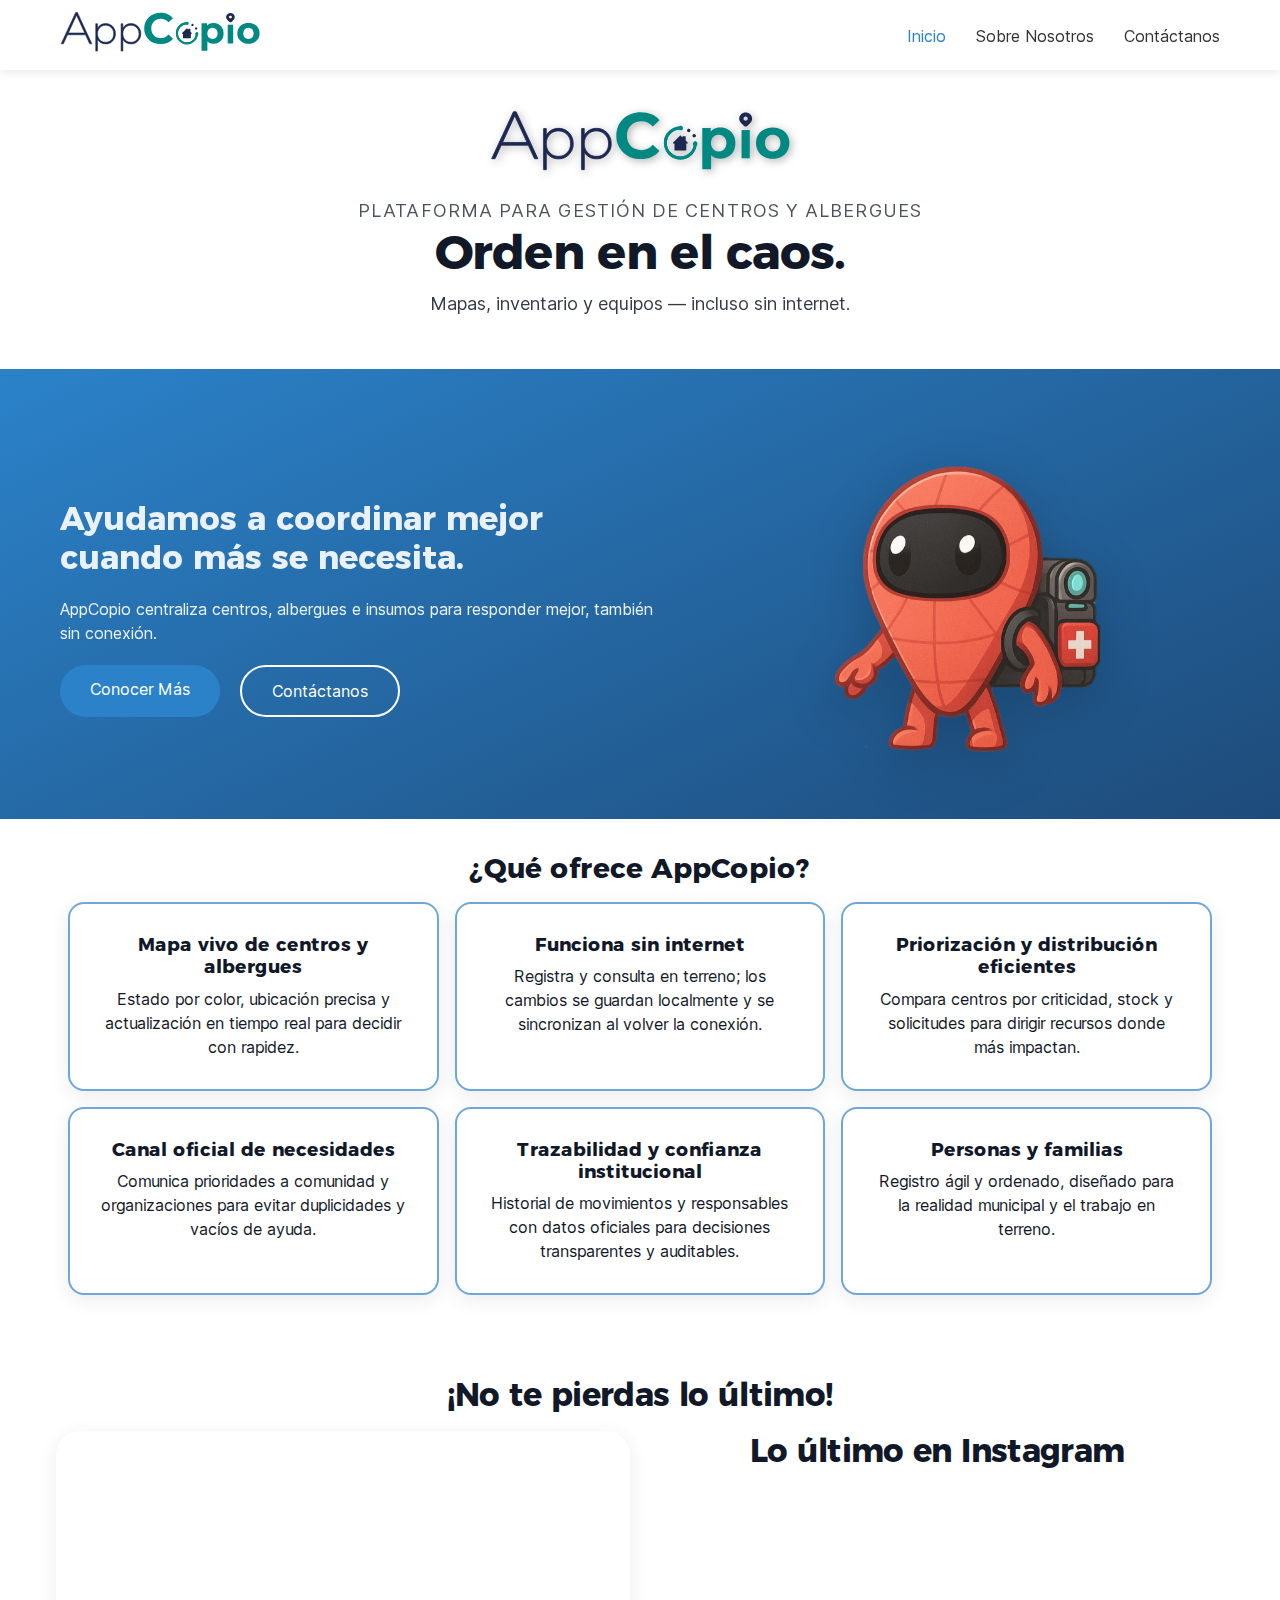
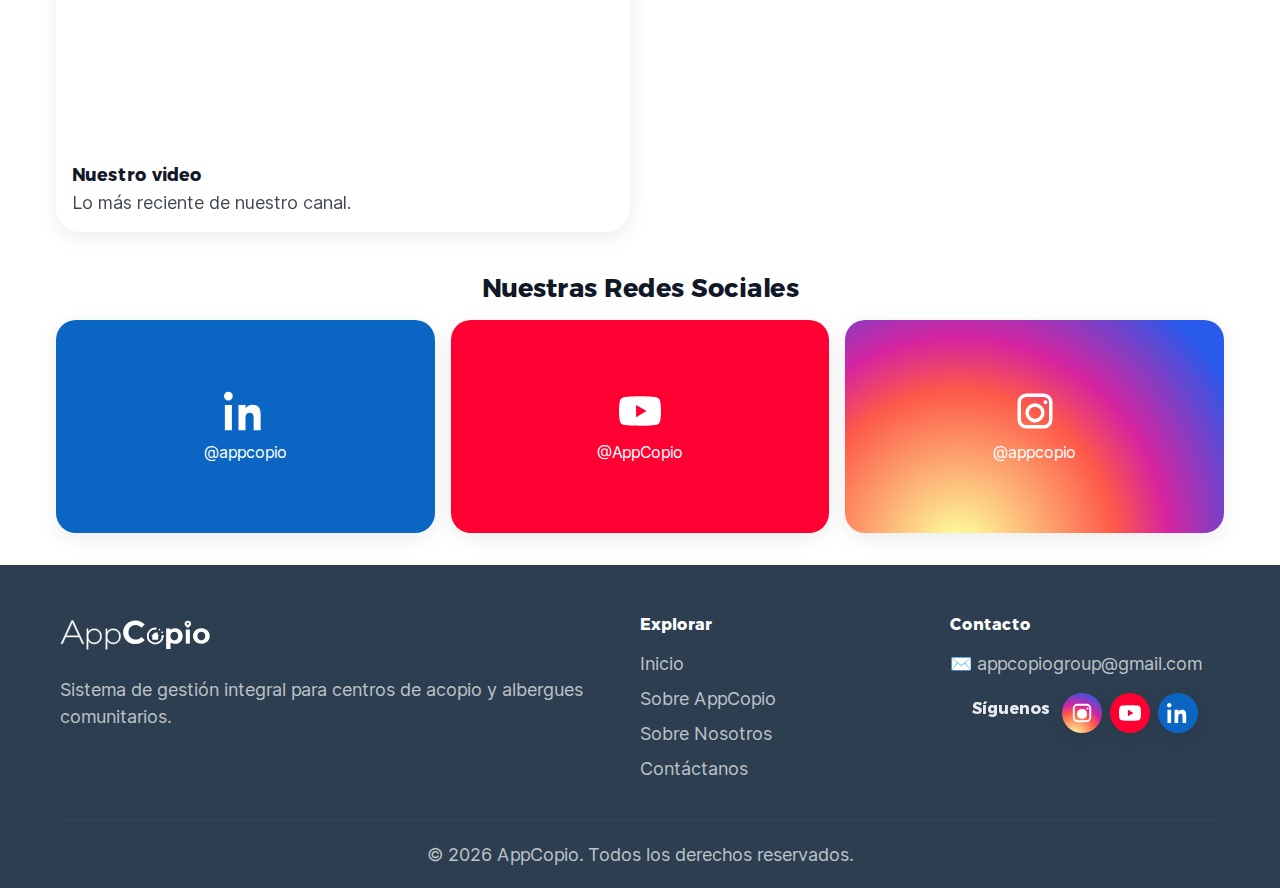
<file: index.html>
<!DOCTYPE html>
<html lang="es">
  <head>
    <meta charset="UTF-8" />
    <meta name="viewport" content="width=device-width, initial-scale=1.0"/>
    <title>AppCopio - Sistema de Gestión de Centros de Acopio</title>
    <meta name="description" content="AppCopio ayuda a coordinar centros de acopio y albergues en emergencias, incluso sin internet. Ideal para municipios, ONGs, universidades y voluntarios.">

    <!-- OG básico -->
    <meta property="og:title" content="AppCopio — Coordina centros de acopio y albergues">
    <meta property="og:description" content="Funciona sin internet. Organiza donaciones, familias e inventario en minutos.">
    <meta property="og:image" content="assets/images/og-appcopio.png">

    <!-- Fuentes -->
    <link rel="preload" href="./fonts/InterV.woff2" as="font" type="font/woff2" crossorigin>
    <link rel="preload" href="./fonts/Montserrat-Regular.woff2" as="font" type="font/woff2" crossorigin>
    <link rel="preload" href="./fonts/Montserrat-Bold.woff2" as="font" type="font/woff2" crossorigin>

    <!-- CSS existente -->
    <link rel="stylesheet" href="./css/fonts.css">
    <link rel="stylesheet" href="./css/tokens.css">
    <link rel="stylesheet" href="./css/base.css">
    <link rel="stylesheet" href="./css/typography.css">

    <link rel="stylesheet" href="./css/components/buttons.css">
    <link rel="stylesheet" href="./css/components/hamburger.css">
    <link rel="stylesheet" href="./css/components/cards.css">
    <link rel="stylesheet" href="./css/components/forms.css">
    <link rel="stylesheet" href="./css/components/nav.css"><!-- (solo si usas .nav-menu) -->
    <link rel="stylesheet" href="./css/components/rotador.css">
    <link rel="stylesheet" href="./css/sections/hero.css">
    <link rel="stylesheet" href="./css/sections/index.css">
    <link rel="stylesheet" href="./css/sections/about-appcopio.css">
    <link rel="stylesheet" href="./css/sections/contact.css">
    <link rel="stylesheet" href="./css/sections/footer.css">
    <link rel="stylesheet" href="./css/sections/team.css">

    <link rel="stylesheet" href="./css/animations.css">
  </head>
<body>
  <a class="skip-link" href="#contenido">Saltar al contenido</a>

  <!-- Navbar -->
  <div data-include="partials/navbar.html" id="navbar-slot"></div>

  <main id="contenido">


    <!-- Sección Inicio --> 
      
      <section class="hero-appcopio container">
        <div class="hero-logo">
          <img src="assets/images/appcopio.svg" alt="AppCopio" class="hero-logo-img">
        </div>
        <p class="eyebrow">Plataforma para gestión de centros y albergues</p>
        <h1 id="hero-title" class="hero-title">Orden en el caos.</h1>
        <p class="hero-subtitle">Mapas, inventario y equipos — incluso sin internet.</p>
      </section>

      
      <section id="inicio" class="hero">
        <div class="hero-container">
          <div class="hero-content">
                <h2 class="ds-subtitle">Ayudamos a coordinar mejor cuando más se necesita. </h2>
                <p class="ds-bodyBase">
                  AppCopio centraliza centros, albergues e insumos para responder mejor, también sin conexión.
                </p>
                <div class="hero-buttons">
                  <a href="sobre-nosotros.html" class="btn btn-primary">Conocer Más</a>
                  <a href="contactanos.html" class="btn btn-secondary">Contáctanos</a>
                </div>
            </div>
            <div class="hero-image">
                <img src="assets/images/Mapin1.png" alt="Mapin" class="hero-img">
            </div>
          </div>
        </div>
      </section>




<!--
<section class="impact-strip">
  <div class="impact-item">
    <span class="impact-number">9/10</span>
    <span class="impact-text">catástrofes ocurren en Chile</span>
  </div>
  <p class="impact-footnote">- Raul Sohr</p>
</section>

<section class="impact-strip">
  <div class="impact-item">
    <span class="impact-number">País sísmico</span>
    <span class="impact-text">Chile es uno de los más expuestos a emergencias. Prepararse es clave.</span>
  </div>
</section>

<figure class="pull-quote">
  <blockquote>“Los desastres no son naturales; son socio-naturales. El impacto es humano.”</blockquote>
  <figcaption>Enfoque de AppCopio: **personas al centro**.</figcaption>
</figure>
-->

    <!-- BENEFICIOS -->
    <div class="hero-appcopio container">
      <h2 class="ds-heading">¿Qué ofrece AppCopio?</h2>
      <div data-include="partials/beneficios.html" id="beneficios"></div>
    </div>



  <section id="comunidad" class="social-hub container">
  <h2 class="social-hub__title">¡No te pierdas lo último!</h2>

  <!-- fila video + instagram -->
  <div class="social-hub__media-grid">
    <!-- YouTube -->
    <article class="media-card">
      <div class="ratio-16x9">
        <!-- Reemplaza VIDEO_ID -->
        <iframe 
        width="560" 
        height="315" 
        src="https://www.youtube.com/embed/Lun_OMdNi4Q?si=De4WGL9Hmf3kWmKM" 
        title="YouTube video"
        loading="lazy" 
        frameborder="0" 
        allow="accelerometer; autoplay; clipboard-write; encrypted-media; gyroscope; picture-in-picture; web-share" 
        referrerpolicy="strict-origin-when-cross-origin" 
        allowfullscreen>
      </iframe>

      </div>
      <h3 class="media-card__title">Nuestro video</h3>
      <p class="media-card__text">Lo más reciente de nuestro canal.</p>
    </article>

    <!-- Instagram feed -->
    <div data-include="partials/instaFeed.html" id="footer-slot"></div>
  </div>

  <!-- redes sociales -->
  <h2 class="social-hub__subtitle">Nuestras Redes Sociales</h2>
  <div class="social-hub__links-grid">
    <a class="social-card social-card--linkedin" href="https://www.linkedin.com/company/appcopio" target="_blank" rel="noopener" aria-label="LinkedIn">
      <!-- ícono LinkedIn -->
      <svg viewBox="0 0 24 24" aria-hidden="true"><path d="M4.98 3.5C4.98 4.88 3.86 6 2.5 6S0 4.88 0 3.5 1.12 1 2.5 1s2.48 1.12 2.48 2.5zM.5 8.5h4V23h-4V8.5zM8.5 8.5h3.84v1.98h.06c.53-1 1.83-2.06 3.77-2.06 4.03 0 4.77 2.65 4.77 6.1V23h-4v-6.5c0-1.55-.03-3.55-2.17-3.55-2.17 0-2.5 1.69-2.5 3.44V23h-4V8.5z"/></svg>
      <span class="handle">@appcopio</span>
    </a>

    <a class="social-card social-card--youtube" href="https://www.youtube.com/channel/UCCCmil2ZTI6ZVezJZc8O6ag" target="_blank" rel="noopener" aria-label="YouTube">
      <!-- ícono YouTube -->
      <svg viewBox="0 0 24 24" aria-hidden="true"><path d="M23.5 6.2a3 3 0 0 0-2.1-2.1C19.5 3.5 12 3.5 12 3.5s-7.5 0-9.4.6A3 3 0 0 0 .5 6.2 31.6 31.6 0 0 0 0 12a31.6 31.6 0 0 0 .5 5.8 3 3 0 0 0 2.1 2.1c1.9.6 9.4.6 9.4.6s7.5 0 9.4-.6a3 3 0 0 0 2.1-2.1A31.6 31.6 0 0 0 24 12a31.6 31.6 0 0 0-.5-5.8zM9.75 15.5v-7l6 3.5-6 3.5z"/></svg>
      <span class="handle">@AppCopio</span>
    </a>

    <a class="social-card social-card--instagram" href="https://www.instagram.com/appcopio/" target="_blank" rel="noopener" aria-label="Instagram">
      <!-- ícono Instagram -->
      <svg viewBox="0 0 24 24" aria-hidden="true"><path d="M7 2h10a5 5 0 0 1 5 5v10a5 5 0 0 1-5 5H7a5 5 0 0 1-5-5V7a5 5 0 0 1 5-5zm0 2a3 3 0 0 0-3 3v10a3 3 0 0 0 3 3h10a3 3 0 0 0 3-3V7a3 3 0 0 0-3-3H7zm5 3.5A5.5 5.5 0 1 1 6.5 13 5.5 5.5 0 0 1 12 7.5zm0 2A3.5 3.5 0 1 0 15.5 13 3.5 3.5 0 0 0 12 9.5zM18 5.9a1.1 1.1 0 1 1-1.1 1.1A1.1 1.1 0 0 1 18 5.9z"/></svg>
      <span class="handle">@appcopio</span>
    </a>
  </div>
</section>


    

  <!-- Footer -->
  <div data-include="partials/footer.html" id="footer-slot"></div>

  <script src="assets/js/include.js" defer></script>
  <script src="assets/js/script.js"></script>
</body>
</html>
</file>
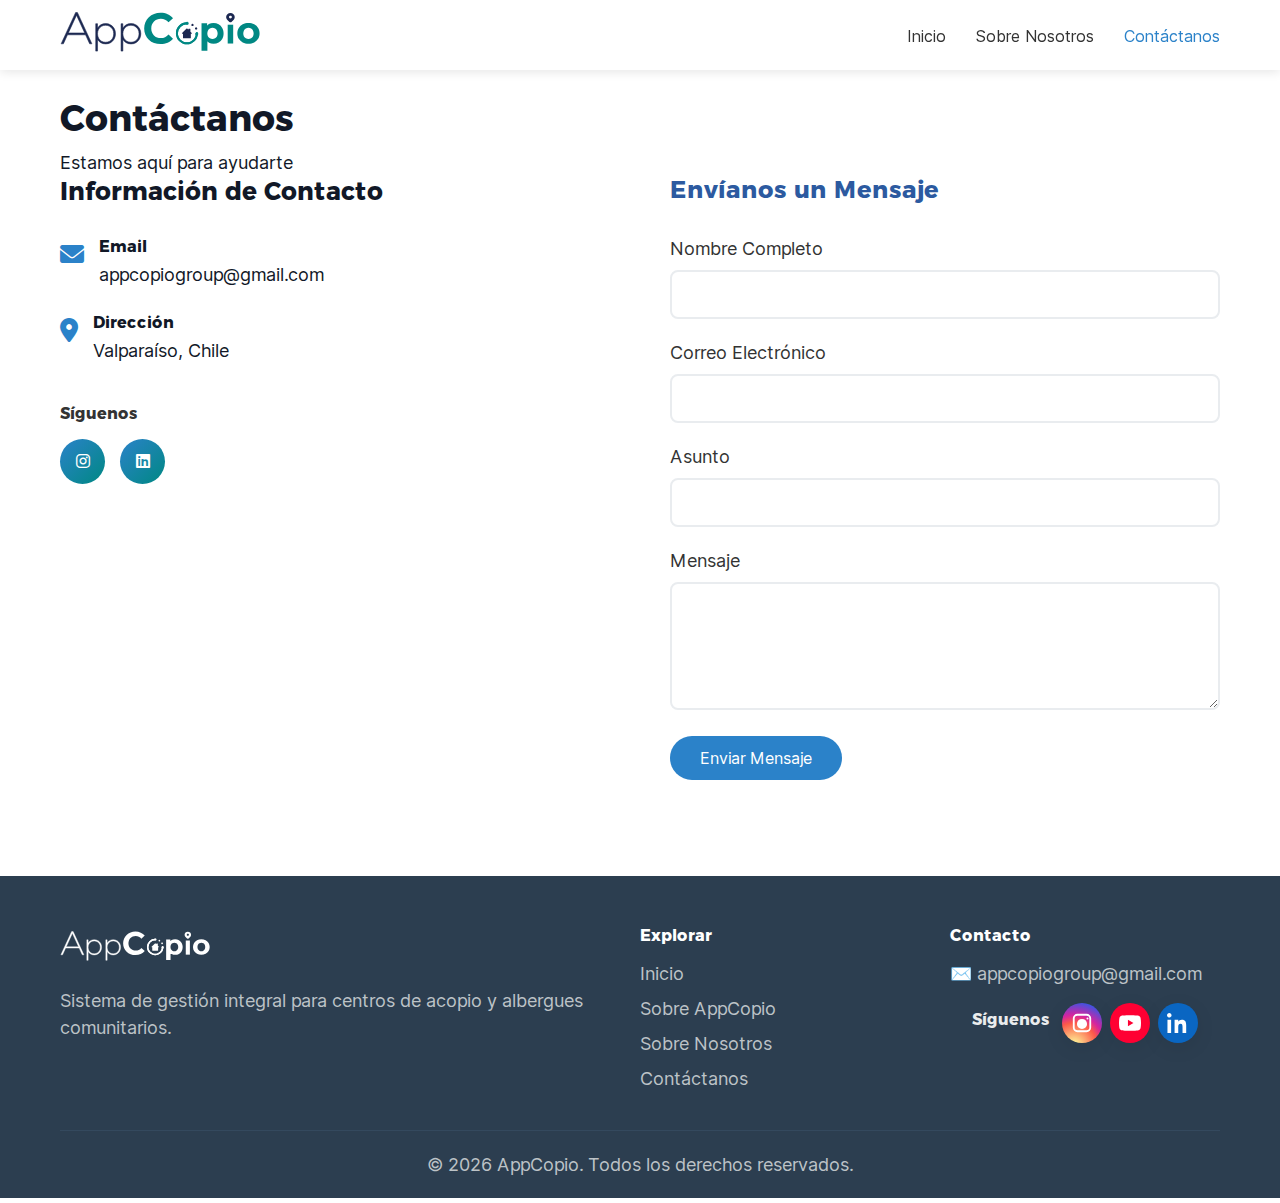
<file: contactanos.html>
<!DOCTYPE html>
<html lang="es">
<head>
    <meta charset="UTF-8">
    <meta name="viewport" content="width=device-width, initial-scale=1.0">
    <title>Contáctanos - AppCopio</title>
    <meta name="description" content="Solicita un demo o escríbenos tus dudas sobre AppCopio.">

    <!-- Fuentes: preload relativo -->
  <link rel="preload" href="./fonts/InterV.woff2" as="font" type="font/woff2" crossorigin>
  <link rel="preload" href="./fonts/Montserrat-Regular.woff2" as="font" type="font/woff2" crossorigin>
  <link rel="preload" href="./fonts/Montserrat-Bold.woff2" as="font" type="font/woff2" crossorigin>

  <!-- CSS base + tipografía -->
  <link rel="stylesheet" href="./css/fonts.css">
  <link rel="stylesheet" href="./css/tokens.css">
  <link rel="stylesheet" href="./css/base.css">
  <link rel="stylesheet" href="./css/typography.css">

  <!-- Componentes que sí usa esta página -->
  <link rel="stylesheet" href="./css/components/buttons.css">
  <link rel="stylesheet" href="./css/components/forms.css">
  <link rel="stylesheet" href="./css/components/nav.css">
  <link rel="stylesheet" href="./css/components/hamburger.css">

  <!-- Secciones incluidas en esta página -->
  <link rel="stylesheet" href="./css/sections/contact.css">
  <link rel="stylesheet" href="./css/sections/footer.css">

  <!-- Iconos -->
  <link rel="icon" href="assets/images/favicon.ico">
  <link href="https://cdnjs.cloudflare.com/ajax/libs/font-awesome/6.0.0/css/all.min.css" rel="stylesheet">
</head>
</head>
<body>
    <a class="skip-link" href="#contenido">Saltar al contenido</a>
  
    <!-- Navbar -->
    <div data-include="/partials/navbar.html" id="navbar-slot"></div>

<main id="contenido" class="section">

     <!-- Sección Contáctanos -->
    <section id="contactanos" class="contact">
        <div class="container">
            <div class="section-header">
                <h2 class="section-title">Contáctanos</h2>
                <p class="section-subtitle">Estamos aquí para ayudarte</p>
            </div>
            
            <div class="contact-content">
                <div class="contact-info">
                    <h3>Información de Contacto</h3>
                    <div class="contact-item">
                        <i class="fas fa-envelope"></i>
                        <div>
                            <h4>Email</h4>
                            <p>appcopiogroup@gmail.com</p>
                        </div>
                    </div>
                    
                    <div class="contact-item">
                        <i class="fas fa-map-marker-alt"></i>
                        <div>
                            <h4>Dirección</h4>
                            <p>Valparaíso, Chile</p>
                        </div>
                    </div>
                    
                    <div class="social-links">
                        <h4>Síguenos</h4>
                        <div class="social-icons">
                            <a href="#" class="social-icon"><i class="fab fa-instagram"></i></a>
                            <a href="#" class="social-icon"><i class="fab fa-linkedin"></i></a>
                        </div>
                    </div>
                </div>
                
                <div class="contact-form">
                    <h3>Envíanos un Mensaje</h3>
                    <form id="contactForm">
                        <div class="form-group">
                            <label for="name">Nombre Completo</label>
                            <input type="text" id="name" name="name" required>
                        </div>
                        
                        <div class="form-group">
                            <label for="email">Correo Electrónico</label>
                            <input type="email" id="email" name="email" required>
                        </div>
                        
                        <div class="form-group">
                            <label for="subject">Asunto</label>
                            <input type="text" id="subject" name="subject" required>
                        </div>
                        
                        <div class="form-group">
                            <label for="message">Mensaje</label>
                            <textarea id="message" name="message" rows="5" required></textarea>
                        </div>
                        
                        <button type="submit" class="btn btn-primary">Enviar Mensaje</button>
                    </form>
                </div>
            </div>
        </div>
    </section>
</main>

   

    <!-- Footer -->
    <div data-include="/partials/footer.html" id="footer-slot"></div>

    <script src="assets/js/include.js" defer></script>
    <script src="assets/js/script.js"></script>
</body>
</html>
</file>
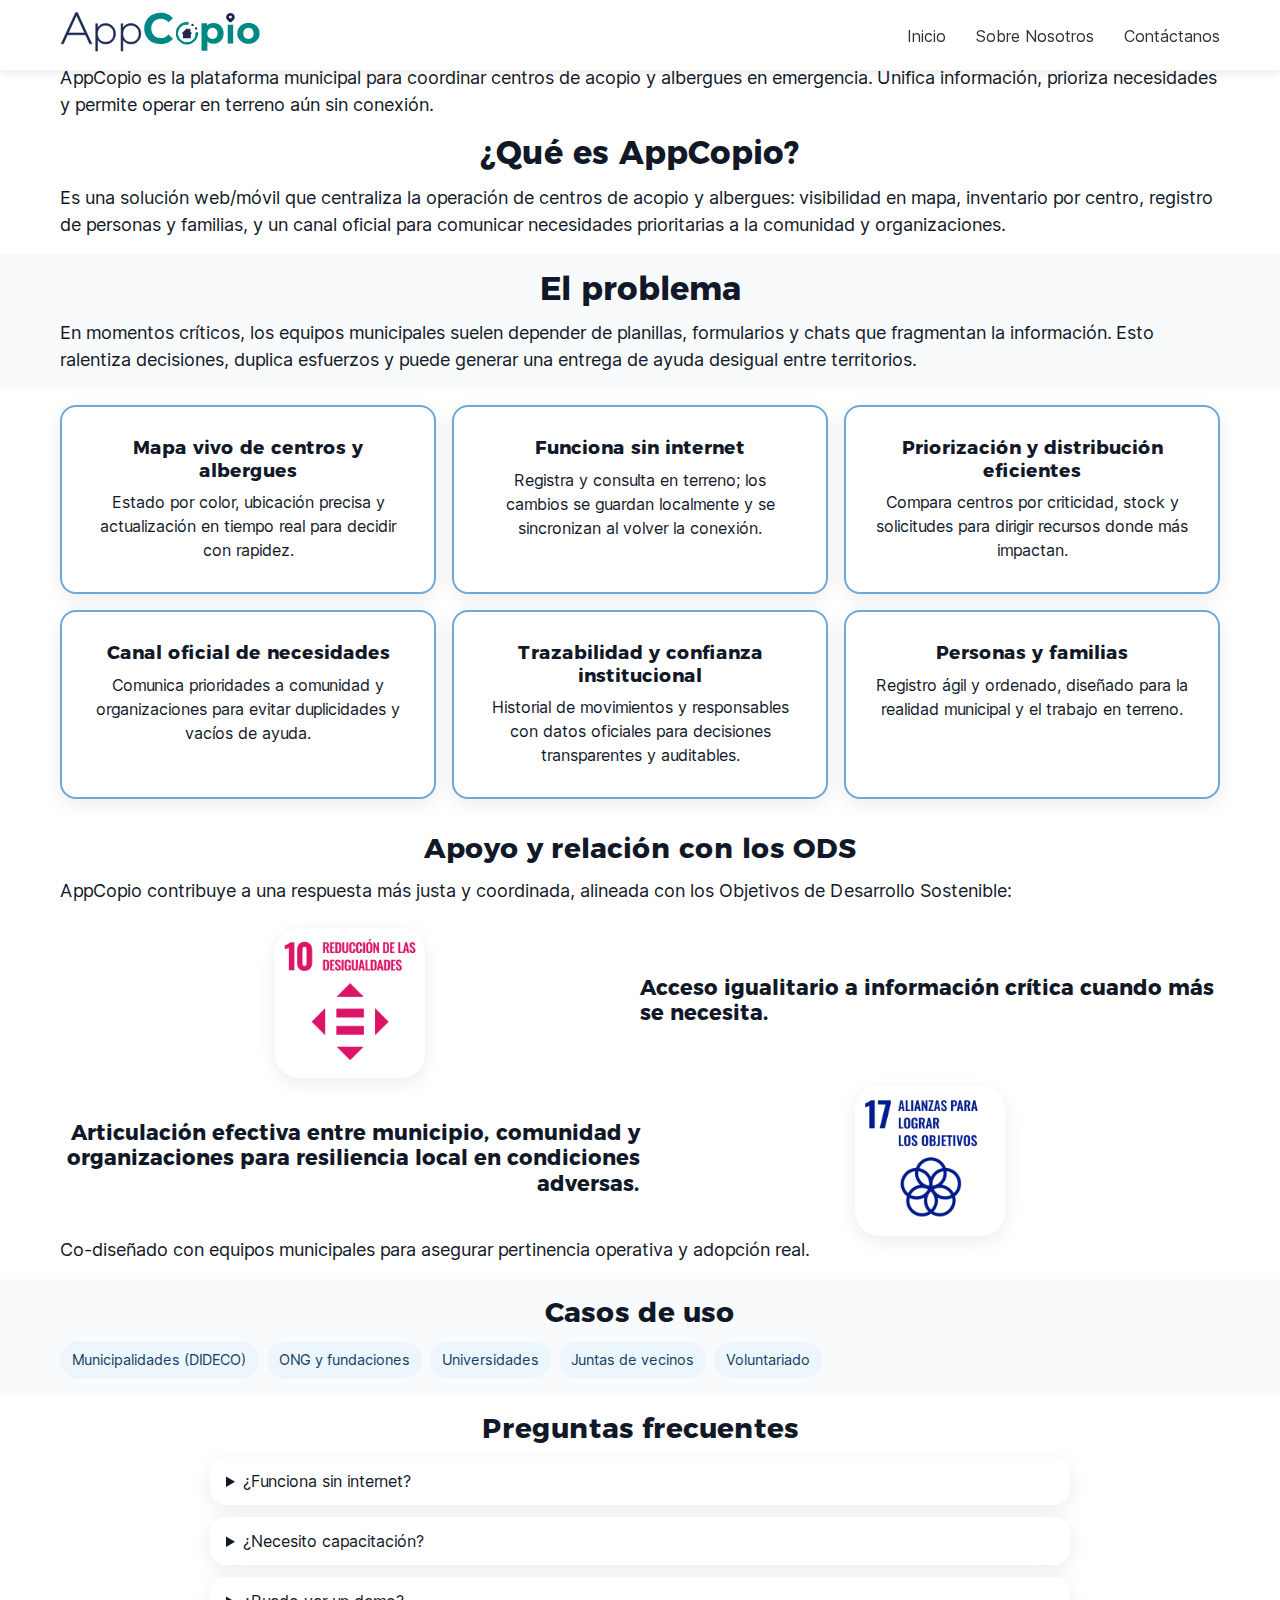
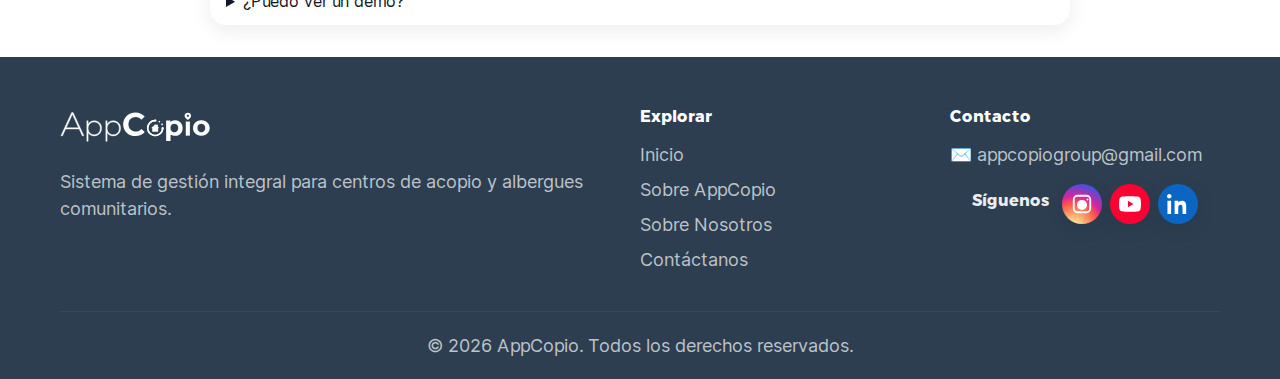
<file: sobre-appcopio.html>
<!DOCTYPE html>
<html lang="es">
<head>
  <meta charset="UTF-8" />
  <meta name="viewport" content="width=device-width, initial-scale=1.0"/>
  <title>Sobre AppCopio — Qué es y cómo ayuda</title>
  <meta name="description" content="Descubre qué es AppCopio, el problema que resuelve y cómo ayuda a coordinar centros de acopio y albergues con operación offline, trazabilidad y priorización.">

  <link rel="preload" href="./fonts/InterV.woff2" as="font" type="font/woff2" crossorigin>
  <link rel="preload" href="./fonts/Montserrat-Regular.woff2" as="font" type="font/woff2" crossorigin>
  <link rel="preload" href="./fonts/Montserrat-Bold.woff2" as="font" type="font/woff2" crossorigin>

  <link rel="stylesheet" href="./css/fonts.css">
  <link rel="stylesheet" href="./css/tokens.css">
  <link rel="stylesheet" href="./css/base.css">
  <link rel="stylesheet" href="./css/typography.css">
  <link rel="stylesheet" href="./css/sections/about-appcopio.css">
  <link rel="stylesheet" href="./css/sections/footer.css">
  <link rel="stylesheet" href="./css/components/nav.css">
  <link rel="stylesheet" href="./css/components/hamburger.css">
  <link rel="stylesheet" href="./css/components/cards.css">
</head>
<body>

  <a class="skip-link" href="#contenido">Saltar al contenido</a>
  <div data-include="partials/navbar.html"></div>

  <main id="contenido" class="section">
    <header class="container">
      <h1 class="ds-titlePage">Sobre AppCopio</h1>
      <p class="lead">
        AppCopio es la plataforma municipal para coordinar centros de acopio y albergues en emergencia.
        Unifica información, prioriza necesidades y permite operar en terreno aún sin conexión.
      </p>
    </header>

    <section class="section">
      <div class="container">
        <h2 class="ds-subtitle">¿Qué es AppCopio?</h2>
        <p>
          Es una solución web/móvil que centraliza la operación de centros de acopio y albergues:
          visibilidad en mapa, inventario por centro, registro de personas y familias, y un canal oficial
          para comunicar necesidades prioritarias a la comunidad y organizaciones.
        </p>
      </div>
    </section>

    <section class="section alt">
      <div class="container">
        <h2 class="ds-subtitle">El problema</h2>
        <p class="lead">
          En momentos críticos, los equipos municipales suelen depender de planillas, formularios y chats
          que fragmentan la información. Esto ralentiza decisiones, duplica esfuerzos y puede generar una
          entrega de ayuda desigual entre territorios.
        </p>
      </div>
    </section>

    <div data-include="partials/beneficios.html" id="beneficios"></div>

    <section class="section">
      <div class="container">
        <h2 class="ds-heading">Apoyo y relación con los ODS</h2>
        <p>
          AppCopio contribuye a una respuesta más justa y coordinada, alineada con los Objetivos de Desarrollo Sostenible:
        </p>
        <div class="features">
              <!-- Fila 1 -->
              <div class="feature-row">
                <div class="feature-media">
                  <img class="feature-img" src="assets/images/ODS10.png" alt="Centro de acopio operando con voluntariado organizado" loading="lazy">
                </div>
                <div class="feature-content">
                  <h3 class="feature-title"> Acceso igualitario a información crítica cuando más se necesita.</h3>
                </div>
              </div>

              <!-- Fila 2 (intercalada: texto | imagen) -->
              <div class="feature-row">
                <div class="feature-media">
                  <img class="feature-img" src="assets/images/ODS17.jpg" alt="Mapa municipal con centros geolocalizados y estados por color" loading="lazy">
                </div>
                <div class="feature-content">
                  <h3 class="feature-title"> Articulación efectiva entre municipio, comunidad y organizaciones para resiliencia local en condiciones adversas.</h3>
                </div>
              </div>
        </div>
        <p class="note">
          Co-diseñado con equipos municipales para asegurar pertinencia operativa y adopción real.
        </p>
      </div>
    </section>

    <section class="section alt">
      <div class="container">
        <h2 class="ds-heading">Casos de uso</h2>
        <ul class="chips">
          <li class="chip">Municipalidades (DIDECO)</li>
          <li class="chip">ONG y fundaciones</li>
          <li class="chip">Universidades</li>
          <li class="chip">Juntas de vecinos</li>
          <li class="chip">Voluntariado</li>
        </ul>
      </div>
    </section>

    <section class="section">
      <div class="container narrow">
        <h2 class="ds-heading">Preguntas frecuentes</h2>
        <details>
          <summary>¿Funciona sin internet?</summary>
          <p>Sí. Puedes operar en terreno y los cambios se sincronizan cuando vuelve la conexión.</p>
        </details>
        <details>
          <summary>¿Necesito capacitación?</summary>
          <p>No. El flujo es simple y puedes comenzar en minutos con una breve inducción.</p>
        </details>
        <details>
          <summary>¿Puedo ver un demo?</summary>
          <p>Sí, escríbenos y coordinamos una demostración guiada.</p>
        </details>
      </div>
    </section>
  </main>

  <div data-include="partials/footer.html"></div>

  <script src="assets/js/include.js" defer></script>
  <script src="assets/js/script.js" defer></script>
</body>
</html>
</file>
<file: css/fonts.css>
/* ===== Inter (Variable + fallbacks) ===== */

/* Variable normal (100–900). Usará nombre "Inter Variable" */
@font-face{
  font-family: "Inter Variable";
  src: url("../fonts/InterV.woff2") format("woff2-variations");
  font-weight: 100 900;
  font-style: normal;
  font-display: swap;
}

/* Fallbacks para navegadores sin variable fonts */
@supports not (font-variation-settings: normal) {
  @font-face{
    font-family: "Inter Variable";
    src: url("../fonts/Inter-Medium.woff2") format("woff2");
    font-weight: 400;
    font-style: normal;
    font-display: swap;
  }
  @font-face{
    font-family: "Inter Variable";
    src: url("../fonts/Inter-Bold.woff2") format("woff2");
    font-weight: 700;
    font-style: normal;
    font-display: swap;
  }
}

/* Italic (no variable; si no la usas, puedes omitir) */
@font-face{
  font-family: "Inter Variable";
  src: url("../fonts/Inter-Italic.woff2") format("woff2");
  font-weight: 400;            /* ajusta si tu archivo es otro peso */
  font-style: italic;
  font-display: swap;
}

/* ===== Montserrat Alternates (Regular/Bold) ===== */
/* No tienes italic en la carpeta; el navegador puede sintetizarla si se pide. */
@font-face{
  font-family: "Montserrat";
  src: url("../fonts/Montserrat-Regular.woff2") format("woff2");
  font-weight: 400;
  font-style: normal;
  font-display: swap;
}
@font-face{
  font-family: "Montserrat";
  src: url("../fonts/Montserrat-Bold.woff2") format("woff2");
  font-weight: 700;
  font-style: normal;
  font-display: swap;
}

/* ===== Stacks globales como variables CSS ===== */
:root{
  --font-body:  "Inter Variable", Inter, system-ui, -apple-system, "Segoe UI", Roboto, Arial, sans-serif;
  --font-title: "Montserrat", system-ui, -apple-system, "Segoe UI", Roboto, Arial, sans-serif;

  /* pesos útiles */
  --w-regular: 400;
  --w-medium:  500;
  --w-semibold:600;
  --w-bold:    700;
}
</file>
<file: css/tokens.css>
:root{
  /* Colores base */
  --color-primary: #2b82c9;
  --color-primary-contrast: #ffffff;
  --color-primary-soft: #6ea8d8;
  --color-green: #008883;
  --color-green-soft: #65bbb8;
  --color-bg: #ffffff;
  --color-text: #111827;
  --color-muted: #6b7280;

  /* Espaciado */
  --space-1: .25rem; --space-2: .5rem; --space-3: .75rem; --space-4: 1rem;
  --space-5: 1.5rem; --space-6: 2rem; --space-7: 3rem; --space-8: 4rem;

  /* Bordes y sombra */
  --radius-sm: .5rem; --radius-md: 1rem; --radius-lg: 1.5rem;
  --shadow-1: 0 5px 20px rgba(0,0,0,.08);
}

@media (prefers-color-scheme: dark){
  :root{
    --color-bg:#0b1220;
    --color-text:#e5e7eb;
    --color-muted:#9ca3af;
  }
}
</file>
<file: css/typography.css>
/* Fuente por defecto y colores base */
body{
  font-family:var(--font-body);
  font-weight:var(--w-regular);
  line-height:1.5;
  color:#111827; /* gris-900 */
}

/* Títulos con Montserrat */
h1,h2,h3,h4,h5,h6{
  font-family:var(--font-title);
  font-weight:var(--w-bold);
  line-height:1.2;
  margin:0 0 .5rem;
}

/* Tamaños fluidos mínimos para títulos */
h1 { font-size: clamp(2rem, 3vw + 1rem, 3rem);   line-height: 1.2; }
h2 { font-size: clamp(1.5rem, 2.2vw + .5rem, 2.25rem); line-height: 1.25; }

/* Tamaño base fluido para párrafos y listas */
p, li { font-size: clamp(1rem, .35vw + .95rem, 1.125rem); }


/* Utilidades de tipografía */
.ds-titleHero  { font-family:var(--font-title); font-weight:700; font-size:clamp(2.25rem, 2vw + 1.5rem, 3rem); line-height:1.2; margin:0; }
.ds-titlePage  { font-family:var(--font-title); font-weight:700; font-size:2.5rem; line-height:1.2; margin:0; }
.ds-subtitle   { font-family:var(--font-title); font-weight:600; font-size:2rem;   line-height:1.2; margin:0; }
.ds-heading    { font-family:var(--font-title); font-weight:600; font-size:1.75rem; line-height:1.25; margin:0; }
.ds-subheading { font-family:var(--font-title); font-weight:600; font-size:1.55rem;line-height:1.25; margin:0; }

.ds-bodyBase   { font-family:var(--font-body);  font-weight:400; font-size:1rem; line-height:1.5; margin:0; margin-bottom:20px; }
.ds-bodyStrong { font-family:var(--font-body);  font-weight:600; font-size:1rem; line-height:1.35; margin:0; margin-bottom:20px; }
.ds-bodyLink   { font-family:var(--font-body);  font-weight:600; font-size:1rem; text-decoration:underline; text-underline-offset:.2em; }

code.ds-bodyCode{
  font-family:ui-monospace, SFMono-Regular, Menlo, Consolas, "Liberation Mono","Courier New", monospace;
  font-size:.9375rem; background:rgba(0,0,0,.05); padding:2px 6px; border-radius:4px;
}
</file>
<file: css/components/buttons.css>
.btn{
  padding:12px 30px;
  border:none;
  border-radius:50px;
  font-family:var(--font-body);
  font-size:1rem;
  font-weight:600;
  text-decoration:none;
  cursor:pointer;
  transition:all .3s ease;
  display:inline-block;
}

.btn-primary{
  background: var(--color-primary);
  color: var(--color-primary-contrast);
}
.btn-primary:hover{
  background: var(--color-primary-contrast);
  color: var(--color-primary);
  transform:translateY(-2px);
  transform: translateY(-2px);
  box-shadow: var(--shadow-1);
}

.btn-secondary{
  background: transparent;
  color: var(--color-primary-contrast);
  border: 2px solid var(--color-primary-contrast);
}
.btn-secondary:hover{
  background: var(--color-primary);
  color: var(--color-primary-contrast);
  transform: translateY(-2px);
}

/* Responsive botones */
@media (max-width:768px){
  .btn{ padding:10px 25px; font-size:.9rem; }
}
</file>
<file: css/components/hamburger.css>
.hamburger{ display:none; flex-direction:column; cursor:pointer; }
.bar{ width:25px; height:3px; background:#333; margin:3px 0; transition:.3s; }

@media (max-width:768px){
  .hamburger{ display:flex; }
}
</file>
<file: css/components/cards.css>
.card{
  background:#fff; padding:30px;
  text-align:center; transition:transform .3s ease;
  border-radius: var(--radius-md);
  box-shadow: var(--shadow-1);
  border: solid 2px var(--color-primary-soft)
}
.card:hover{ transform:translateY(-5px); border: solid 2px var(--color-green-soft);}

.card-icon{
  width:70px; height:70px; background:linear-gradient(135deg, var(--color-green), var(--color-primary));
  border-radius:50%; display:flex; align-items:center; justify-content:center;
  margin:0 auto 20px;
}
.card-icon i{ font-size:2rem; color:#fff; }

.card h4{
  font-family: var(--font-title);
  font-weight: var(--w-semibold);
  font-size: 1.55rem;
  line-height: 1.25;
  margin-bottom: 15px;
}

.card p{
  font-family: var(--font-body);
  font-weight: 400;
  font-size: 1rem;
  line-height: 1.5;
}

.cards-grid {
  display: grid;
  gap: var(--space-4);
  grid-template-columns: repeat(3, 1fr);
}



@media (max-width: 900px){ .cards-grid { grid-template-columns: 1fr 1fr; } }
@media (max-width: 600px){ .cards-grid { grid-template-columns: 1fr; } }


/* Responsive de card padding */
@media (max-width:480px){
  .card{ padding:20px; }
}
</file>
<file: css/components/forms.css>
.form-group{ margin-bottom:20px; }
.form-group label{
  display:block; margin-bottom:8px; color:#333; font-weight:500;
  font-size: clamp(1rem, .35vw + .95rem, 1.125rem);
}
.form-group input,
.form-group textarea{
  width:100%; padding:12px 15px; border:2px solid #e9ecef; border-radius:8px;
  font-size:1rem; transition:border-color .3s ease;
  font-size: clamp(1rem, .35vw + .95rem, 1.125rem);
}
.form-group input:focus,
.form-group textarea:focus{
  outline:none; border-color: var(--color-primary);
  box-shadow: 0 0 0 2px rgba(43,130,201,.15);
}
.form-group textarea{ resize:vertical; min-height:120px; }
</file>
<file: css/components/nav.css>
/* Navbar */
.navbar {
    background: #fff;
    box-shadow: 0 2px 10px rgba(0,0,0,0.1);
    position: fixed;
    top: 0;
    width: 100%;
    z-index: 1000;
    transition: all 0.3s ease;
}

.nav-container {
    max-width: 1200px;
    margin: 0 auto;
    padding: 0 20px;
    display: flex;
    justify-content: space-between;
    align-items: center;
    height: 70px;
}

.nav-logo {
    display: flex;
    align-items: center;
    gap: 12px;
}

.logo-img {
    height: 50px;
    width: auto;
    max-width: 200px;
    object-fit: contain;
}

.logo-text {
    font-size: 1.8rem;
    font-weight: bold;
    color: #2c5aa0;
    text-decoration: none;
}

.nav-menu {
    display: flex;
    list-style: none;
    gap: 30px;
}

.nav-item {
    position: relative;
}

.nav-link {
    text-decoration: none;
    color: #333;
    font-weight: 500;
    font-size: 1rem;
    padding: 10px 0;
    transition: color 0.3s ease;
    position: relative;
}

.nav-link:hover {
    color: #2c5aa0;
}

.nav-link::after {
    content: '';
    position: absolute;
    bottom: 0;
    left: 0;
    width: 0;
    height: 2px;
    background: #2c5aa0;
    transition: width 0.3s ease;
}

.nav-link:hover::after {
    width: 100%;
}


/* Enlaces activos en nav */
.nav-link.active,
.nav-link[aria-current="page"] {
  color: var(--color-primary);
  font-weight: 600;
}

@media (max-width:768px){
  .nav-menu{
    position:fixed; left:-100%; top:70px;
    flex-direction:column; background:#fff; width:100%; text-align:center;
    transition:.3s; box-shadow:0 10px 27px rgba(0,0,0,.05); padding:20px 0;
  }
  .nav-menu.active{ left:0; }
  .nav-menu li{ margin:10px 0; }
}

/* Ajuste de contenedor del nav en móviles */
@media (max-width:480px){
  .nav-container{ padding:0 15px; }
}
</file>
<file: css/components/rotador.css>
.hero-appcopio { padding: clamp(1rem, 2.5vw, 2rem) .5rem; text-align:center; }
.eyebrow { font-weight:700; letter-spacing:.06em; text-transform:uppercase; opacity:.75; }
.hero-title { font-size: clamp(2rem, 6vw, 3rem); font-weight: 900; letter-spacing:-.02em; transition: opacity .2s ease; }
.hero-title.fade-out { opacity: .2; }
.hero-subtitle { margin:.5rem auto 1.25rem; max-width: 50ch; opacity:.85; }
.hero-cta { display:flex; gap:.75rem; justify-content:center; flex-wrap:wrap; }
</file>
<file: css/sections/hero.css>
.hero{
  background: linear-gradient(335deg, #1e4b7a 0%, var(--color-primary) 100%);
  color:#fff; padding:60px 0 30px; min-height:50vh;
  display:flex; align-items:center;
}
.hero-container{
  max-width:1200px; margin:0 auto; padding:0 20px;
  display:grid; grid-template-columns:1.2fr 1fr;; gap:var(--space-7); align-items:center;
}
.hero-content{ animation:fadeInLeft 1s ease-out; }

.hero-logo{ margin-bottom:20px; }
.hero-logo-img{
  max-width:300px; width:100%; height:auto; object-fit:contain;
  filter:drop-shadow(2px 2px 4px rgba(0,0,0,.3));
}

.hero-buttons{ display:flex; gap:20px; flex-wrap:wrap; }

.hero-image{ display:flex; justify-content:center; align-items:center; animation:fadeInRight 1s ease-out; }
.hero-icon{ font-size:15rem; opacity:.8; animation:float 3s ease-in-out infinite; }
.hero-img{
  max-width:100%; max-height:300px; width:auto; height:auto;
  animation:float 5s ease-in-out infinite; object-fit:contain;
  filter:
    drop-shadow(0 0 0 var(--color-primary))
    drop-shadow(0 12px 25px rgba(0,0,0,.18));    
}

/* Spacing aplicado a utilidades .ds dentro del héroe */
.hero .ds-titleHero{ margin-bottom:10px; text-shadow:2px 2px 4px rgba(0,0,0,.3); }
.hero .ds-subtitle { margin-bottom:20px; opacity:.9; }
.hero .ds-bodyBase { margin-bottom:20px; line-height:1.5; opacity:.9; }
.hero .btn{ font-weight:600; }

/* Responsive héroe */
@media (max-width:768px){
  .hero-container{ grid-template-columns:1fr; text-align:center; gap:30px; }
  .hero-logo-img{ max-width:250px; }
  .hero-icon{ font-size:8rem; }
  .hero-img{ max-height:250px; }
  .hero-buttons{ justify-content:center; }
}
@media (max-width:480px){
  .hero{ padding:100px 0 60px; }
  .hero-logo-img{ max-width:200px; }
  .hero-img{ max-height:200px; }
}
</file>
<file: css/sections/index.css>
/* Contenedor y títulos */
.social-hub { max-width: 1200px; margin: 0 auto; padding: 2rem 1rem; }
.social-hub__title,
.social-hub__subtitle {
  font-weight: 800;
  letter-spacing: -0.02em;
  text-align: center;
  margin: 0 0 1rem;
}
.social-hub__title { font-size: clamp(1.6rem, 2.5vw, 2rem); }
.social-hub__subtitle { font-size: clamp(1.4rem, 2vw, 1.6rem); margin-top: 2.5rem; }

/* Grid superior: video + instagram */
.social-hub__media-grid {
  display: grid; gap: 1.25rem;
  grid-template-columns: 1fr;
}
@media (min-width: 900px){
  .social-hub__media-grid { grid-template-columns: 1fr 1fr; }
}

.media-card { background: #fff; border-radius: var(--radius-lg, 16px); box-shadow: var(--shadow-1, 0 10px 30px rgba(0,0,0,.08)); padding: 1rem; }
.media-card__title { margin: .75rem 0 0; font-size: 1.1rem; font-weight: 700; }
.media-card__text { margin: .25rem 0 0; opacity: .8; }

/* Proporción fija (16:9) para iframes */
.ratio-16x9 { position: relative; width: 100%; aspect-ratio: 16/9; overflow: hidden; border-radius: var(--radius-md, 12px); }
.ratio-16x9 > iframe { position: absolute; inset: 0; width: 100%; height: 100%; border: 0; }

/* Fallback posts si no usas widget */
.fallback-posts { display: grid; grid-template-columns: repeat(3,1fr); gap: .5rem; margin-top: .5rem; }
.fallback-posts .post { background: #f2f3f5; border-radius: 10px; padding: .75rem; text-align: center; text-decoration: none; color: inherit; }

/* Grid de links sociales */
.social-hub__links-grid {
  display: grid; gap: 1rem; margin-top: 1rem;
  grid-template-columns: 1fr;
}
@media (min-width: 640px){
  .social-hub__links-grid { grid-template-columns: repeat(3, 1fr); }
}

.social-card {
  display: flex; flex-direction: column; align-items: center; justify-content: center; gap: .5rem;
  padding: 0.5rem; border-radius: var(--radius-xl, 20px);
  color: #fff; text-decoration: none; box-shadow: var(--shadow-1, 0 10px 30px rgba(0,0,0,.08));
  aspect-ratio: 16/9; transition: transform .15s ease, box-shadow .15s ease;
  max-width: 200rem;
}
.social-card:hover { transform: translateY(-2px); box-shadow: 0 14px 36px rgba(0,0,0,.12); }

.social-card svg { width: 50px; height: 42px; fill: currentColor; }
.social-card .handle { font-weight: 700; font-size: 1rem; }

/* Colores por red (ajústalos a tu marca si quieres) */
.social-card--linkedin { background: #0A66C2; }
.social-card--youtube  { background: #FF0033; }
.social-card--instagram {
  background: radial-gradient( circle at 30% 107%, #fdf497 0%, #fdf497 5%, #fd5949 45%, #d6249f 60%, #285AEB 90% );
}


.ig-grid {
  display: grid;
  gap: 1rem;
  grid-template-columns: 1fr;
}
@media (min-width: 780px){
  .ig-grid { grid-template-columns: repeat(3, 1fr); }
}
.ig-item { border-radius: 16px; overflow: hidden; box-shadow: 0 10px 30px rgba(0,0,0,.08); background:#fff; }
</file>
<file: css/sections/about-appcopio.css>
/* ===== Sobre AppCopio (header 2 columnas) ===== */
.about{ padding: 0px 0; background:#f8f9fa; }

.section-header{ text-align:center; }
.section .ds-heading,
.section .ds-subtitle {
  text-align: center;
  margin-top: 1rem;
  margin-bottom: .3rem;
}

/* Grid del header: móvil 1 col, desktop 2 col (logo | texto) */
.about > header.container{
  display:grid;
  grid-template-columns:1fr;
  grid-template-areas:
    "logo"
    "title"
    "lead";
  gap: var(--space-3, 1rem);
  padding-block: var(--space-6, 2rem);
  text-align:center;
  max-width: var(--container-max);   /* asegura 1200 */
  margin-inline: auto;
}
.about .section-header { grid-area: logo; }
.about .ds-titlePage   { grid-area: title; margin: 0; }
.about .lead           { grid-area: lead;  margin: .2rem 0 0; max-width: 80ch;}

.about .hero-logo{ display:flex; justify-content:center; }
.about .hero-logo-img{ max-width:200px; width:100%; height:auto; object-fit:contain; }

/* Desktop */
@media (min-width: 900px){
  .about > header.container{
    grid-template-columns: auto minmax(0,1fr);
    grid-template-areas:
      "logo title"
      "logo lead";
    column-gap: var(--space-6, 2rem);
    align-items:center;
    text-align:left;
  }
  .about .section-header{ align-self:center; }
  .about .hero-logo{ justify-content:flex-start; align-items:center; }
  .about .hero-logo-img{ display:block; max-width: 300px; padding-left: 5rem;} /* evita baseline shift */
}

/* Gap consistente debajo de títulos de sección */
.section .ds-heading,
.section .ds-subtitle{
  margin: 0; /* resetea márgenes del heading */
}

/* El primer elemento después del título recibe el espacio */
.section :is(.ds-heading, .ds-subtitle) + *{
  margin-top: .7rem;
}
.section p + .features{
  margin-top: var(--space-5, 1.25rem);
}



/* ===== Features ODS (filas intercaladas) ===== */
.features{
  display:grid;
  grid-auto-rows:auto;
  gap: .5rem;
}
.feature-row{
  display:flex;
  align-items:center;
}
.feature-row:nth-child(even){ flex-direction: row-reverse; }

.feature-row > .feature-media,
.feature-row > .feature-content{
  flex: 1 1 50%;
  min-width:0;
}

/* Imagen */
.feature-media{ display:flex; justify-content:center; }
.feature-img{
  width:100%;
  max-width:150px;
  aspect-ratio:1;
  object-fit:cover;
  border-radius: var(--radius-lg, 12px);
  box-shadow: var(--shadow-1, 0 6px 18px rgba(0,0,0,.08));
  background:#f6f7f9;
}

/* Texto */
.feature-content{
  display:flex;
  flex-direction:column;
  justify-content:center;
  align-items:flex-start;
  text-align:left;
  max-width:60ch;
}
.feature-row:nth-child(even) .feature-content{
  align-items:flex-end;
  text-align:right;
}
/* Nuevo: usa variable --accent si está presente */
.feature-title{
  margin:0 0 6px 0;
  font-weight:600;
  font-size: clamp(1.1rem, 1rem + 0.4vw, 1.35rem);
  color: var(--accent, inherit);
}

/* === ODS en una sola fila: texto — imagen — imagen — texto === */
.features.features--inline{
  display: grid;
  grid-template-columns: minmax(0,1fr) auto auto minmax(0,1fr);
  grid-template-areas: "text-left img1 img2 text-right";
  align-items: center;
  gap: var(--space-5, 1.25rem) var(--space-6, 2rem);
}

/* Aplana los contenedores de fila para usar sus hijos como ítems del grid */
.features.features--inline .feature-row{ 
  display: contents !important;
}

/* Coloca cada pieza en su área */
.features.features--inline .feature-row:nth-child(1) .feature-content{ 
  grid-area: text-left; 
  align-items: flex-end; 
  text-align: right; 
}
.features.features--inline .feature-row:nth-child(1) .feature-media{ 
  grid-area: img1; 
}

.features.features--inline .feature-row:nth-child(2) .feature-media{ 
  grid-area: img2; 
}
.features.features--inline .feature-row:nth-child(2) .feature-content{ 
  grid-area: text-right; 
  align-items: flex-start; 
  text-align: left; 
}

/* Detalles visuales coherentes con tu estilo actual */
.features.features--inline .feature-media{ justify-content: center; }
.features.features--inline .feature-img{ max-width: 150px; }
.features.features--inline .feature-title{ margin: 0; }

/* Mobile: apilado legible */
@media (max-width: 900px){
  .features.features--inline{
    grid-template-columns: 1fr;
    grid-template-areas:
      "img1"
      "text-left"
      "img2"
      "text-right";
    gap: var(--space-5, 1.25rem);
  }
  .features.features--inline .feature-row .feature-content .feature-title{
    align-items: center !important;
    text-align: center !important;
  }
}


/* Responsive features */
@media (max-width: 768px){
  .feature-row{
    flex-direction:column;
    gap: var(--space-6, 24px);
    text-align:center;
  }
  .feature-row:nth-child(even){ flex-direction:column; }
  .feature-content .feature-title{ align-items:center; text-align:center; max-width:38rem; }
  .feature-img{ max-width:125px; }
}

/* ===== Cómo funciona (steps) ===== */
.steps-grid{
  display:grid;
  gap: var(--space-4);
  grid-template-columns: repeat(3, 1fr); /* antes: 4, ahora 3 (tienes 3 pasos) */
}
.step{
  background:#fff;
  border-radius: var(--radius-md);
  box-shadow: var(--shadow-1);
  padding: var(--space-4);
}
.step-num{
  display:inline-grid; place-items:center;
  width:2rem; height:2rem; border-radius:999px;
  background: var(--color-primary); color: var(--color-primary-contrast);
  font-weight:700; margin-bottom: var(--space-2);
}
@media (max-width: 900px){ .steps-grid { grid-template-columns: 1fr 1fr; } }
@media (max-width: 600px){ .steps-grid { grid-template-columns: 1fr; } }

/* ===== Chips “Pensado para” ===== */
.chips{
  list-style:none; display:flex; gap: var(--space-2);
  flex-wrap:wrap; padding:0; margin:0;
}
.chip{
  background:#eef6fd; color:#0f3d64;
  border-radius:999px; padding:.5rem .75rem;
  font-weight:600; font-size:.9rem;
}

/* ===== Responsive menores (heredado/limpio) ===== */
@media (max-width:480px){
  .about{ padding:60px 0; }
}



/* Franja de colaboración */
.partners-strip{
  background: #f4fbfa;
  border: 1px solid #e6f2ef;
  border-radius: var(--radius-xl, 18px);
  padding: .85rem 1rem;
  text-align: center;
}
.partners-text{
  margin: 0;
  font-weight: 600;
}

/* Grid 2 columnas ajustado al container (1200px) */
.ps-grid{
  display: grid;
  gap: var(--space-4, 1.25rem);
  grid-template-columns: 1fr;
}
@media (min-width: 960px){
  .ps-grid{ grid-template-columns: 1fr 1fr; }
}
</file>
<file: css/sections/contact.css>
.contact{ padding:80px 0; background:#fff; }

.contact-content{
  display:grid; grid-template-columns:1fr 1fr; gap:60px;
}

.contact-info h3{
  font-family: var(--font-title);
  font-weight: var(--w-semibold);
  font-size: 1.55rem;
  line-height: 1.25;
  margin-bottom: 30px;
}

.contact-item{
  display:flex; align-items:flex-start; gap:15px; margin-bottom:25px;
}
.contact-item i{ font-size:1.5rem; color:var(--color-primary); margin-top:5px; }
.contact-item h4{ margin-bottom:5px; }

.social-links{ margin-top:40px; }
.social-links h4{ color:#333; margin-bottom:15px; }
.social-icons{ display:flex; gap:15px; }
.social-icon{
  display:inline-block; width:45px; height:45px;
  background:linear-gradient(135deg, var(--color-primary),#008883); color:#fff; text-align:center;
  line-height:45px; border-radius:50%; transition:transform .3s ease; text-decoration:none;
}
.social-icon:hover{ transform:translateY(-3px); }

/* Título del formulario de contacto */
.contact-form h3{ color:#2c5aa0; margin-bottom:30px; font-size:1.5rem; }

/* Responsive */
@media (max-width:768px){
  .contact-content{ grid-template-columns:1fr; gap:30px; }
}
@media (max-width:480px){
  .contact{ padding:60px 0; }
}
</file>
<file: css/sections/footer.css>
.footer{ background:#2c3e50; color:#fff; padding:50px 0 20px; }

.footer-content{
  display:grid; grid-template-columns:2fr 1fr 1fr; gap:40px; margin-bottom:30px;
}
.footer-logo{ display:flex; align-items:center; gap:12px; margin-bottom:15px; }
.footer-logo-img{ height:40px; width:auto; max-width:150px; object-fit:contain; }
.footer-logo-text{
  font-family: var(--font-title);
  font-weight: var(--w-bold);
  font-size: 1.25rem;
}
.footer-section h4{ margin-bottom:15px; color:#ffffff; }
.footer-section ul{ list-style:none; }
.footer-section ul li{ margin-bottom:8px; }
.footer-section ul li a{ color:#bdc3c7; text-decoration:none; transition:color .3s ease; }
.footer-section ul li a:hover{ color:#ffffff; }
.footer-section p{ color:#bdc3c7; margin-bottom:8px; }
.footer-section i{ margin-right:8px; color:#ffffff; }

.footer-bottom{
  border-top:1px solid #34495e; padding-top:20px; text-align:center; color:#bdc3c7;
}

/* Responsive */
@media (max-width:768px){
  .footer-content{ grid-template-columns:1fr; gap:30px; }
}



.footer-social {
  display: flex;
  align-items: center;
  gap: .75rem;
  justify-content: center;
  margin-top: 1rem;
  flex-wrap: wrap;
}

.footer-social__label {
  font-weight: 700;
  opacity: .9;
}

.footer-social__list {
  display: flex;
  gap: .5rem;
  list-style: none;
  margin: 0; padding: 0;
}

.footer-social__link {
  width: 40px; height: 40px;
  display: inline-flex; align-items: center; justify-content: center;
  border-radius: 999px;
  color: #ffffff;
  background: var(--footer-icon-bg, #ffffff);
  box-shadow: var(--shadow-1, 0 6px 20px rgba(0,0,0,.12));
  transition: transform .15s ease, box-shadow .15s ease, filter .15s;
  outline: none;
}
.footer-social__link:hover { transform: translateY(-3px); }
.footer-social__link:focus-visible { box-shadow: 0 0 0 3px rgba(0,136,131,.35); }

.footer-social__link svg { width: 22px; height: 22px; fill: #ffffff; }

/* Colores por red */
.footer-social__link.is-instagram {
  background: radial-gradient(circle at 30% 107%, #fdf497 0%, #fdf497 5%, #fd5949 45%, #d6249f 60%, #285AEB 90%);
}
.footer-social__link.is-linkedin { background: #0A66C2; }
.footer-social__link.is-youtube  { background: #FF0033; }
</file>
<file: css/sections/team.css>
.team-section{ text-align:center; padding:60px 0; }

/* Grid de tarjetas */
.card-container{
  display:grid;
  grid-template-columns:repeat(3,1fr);
  gap:20px;
  max-width:1000px;
  margin:0 auto;
}
@media (max-width:768px){
  .card-container{ grid-template-columns:repeat(2,1fr); }
}
@media (max-width:480px){
  .card-container{ grid-template-columns:1fr; }
}

.team-member{ width:100%; aspect-ratio:12/16; perspective:1000px; }

.flip-card{ width:100%; height:100%; }

.flip-card-inner{
  width:100%; height:100%;
  transition:transform .6s; transform-style:preserve-3d; position:relative;
}

.flip-card:hover .flip-card-inner{ transform:rotateY(180deg); }

.flip-card-front,.flip-card-back{
  position:absolute; width:100%; height:100%;
  backface-visibility:hidden; border-radius:8px; overflow:hidden;
}

.flip-card-front img{ width:100%; height:100%; object-fit:cover; }

.flip-card-back{
  background: var(--color-primary-soft); color:#fff; transform:rotateY(180deg);
  display:flex; align-items:center; justify-content:center; padding:15px; flex-direction:column;
}

.flip-card-back .name{
  font-family: var(--font-title);
  font-weight: var(--w-semibold);
  font-size: 1.5rem;
  line-height: 1.25;
  margin-bottom: 10px;
}

.flip-card-back .position{
  font-family: var(--font-body);
  font-weight: 400;
  font-size: 1.1rem;
}

/* Card estática 
.static-card{
  width:100%; height:100%; border-radius:8px; overflow:hidden; position:relative;
  box-shadow:0 4px 10px rgba(0,0,0,.15); display:flex; flex-direction:column; justify-content:flex-end;
}
.static-card img{ width:100%; height:100%; object-fit:cover; flex:1; }
.card-caption{ background: var(--color-primary-soft); color:#fff; padding:8px 12px; text-align:center; }

.team-group-photo{ max-width:8000px; aspect-ratio:16/9; justify-self:center; }
*/


/* tu estilo existente */
.card-caption{
  background: rgba(0,0,0,.5);
  color:#fff;
  padding:8px 12px;
  text-align:center;
}

/* posiciona y oculta el caption por defecto */
.static-card{
  position: relative;
  display: inline-block;
  overflow: hidden;
  border-radius:var(--radius-md);         /* para que el caption no se salga */
}

.about-image{
  display:block;
  width:100%;
  height:auto;
}

.card-caption{
  position: absolute;
  left: 0;
  right: 0;
  bottom: 0;                   /* pegado al borde inferior de la foto */
  opacity: 0;                  /* oculto por defecto */
  transform: translateY(8px);  /* pequeño desplazamiento para animar */
  transition: opacity .2s ease, transform .2s ease;
}

/* mostrar al pasar el mouse por la tarjeta/foto */
.static-card:hover .card-caption{
  opacity: 1;
  transform: translateY(0);
}

/* opcional: oscurece un poco la imagen al hover */
.static-card:hover .about-image{
  filter: brightness(.9);
}
</file>
<file: css/animations.css>
@keyframes fadeInLeft{
  from{ opacity:0; transform:translateX(-50px); }
  to{   opacity:1; transform:translateX(0); }
}
@keyframes fadeInRight{
  from{ opacity:0; transform:translateX(50px); }
  to{   opacity:1; transform:translateX(0); }
}
@keyframes float{
  0%,100%{ transform:translateY(0); }
  50%    { transform:translateY(-20px); }
}
</file>
<file: css/base.css>
/* Reset y base */
*{ margin:0; padding:0; box-sizing:border-box; }

html{ scroll-behavior:smooth; }

body{
  line-height:1.6;
  color:#333;
}

.container{
  max-width:1200px;
  margin:0 auto;
  padding:0 20px;
}

/* Compensa el navbar fijo (altura aprox. 55px + espaciado) */
main { padding-top: calc(55px + var(--space-5)); }

/* Accesibilidad: foco visible coherente con la marca */
a:focus-visible,
button:focus-visible,
input:focus-visible,
textarea:focus-visible,
select:focus-visible {
  outline: 2px solid var(--color-primary);
  outline-offset: 2px;
}

/* Skip link (permite saltar directo al contenido con teclado) */
.skip-link {
  position: absolute; left: -9999px; top: auto; width:1px; height:1px; overflow:hidden;
}
.skip-link:focus {
  left: var(--space-4); top: var(--space-4);
  width:auto; height:auto; padding: var(--space-2) var(--space-3);
  background: #fff; box-shadow: var(--shadow-1);
}

/* Secciones genéricas reutilizables */
.section { padding: var(--space-4) 0; }
.section.alt { background: #f8fafc; }

/* Contenedor angosto cuando se necesite */
.container.narrow { max-width: 900px; }

/* FAQ (details/summary) – apariencia consistente */
details {
  background:#fff; border-radius: var(--radius-md);
  box-shadow: var(--shadow-1); padding: var(--space-3) var(--space-4);
}
details + details { margin-top: var(--space-3); }
summary { cursor:pointer; font-weight:600; outline: none; }
summary::-webkit-details-marker { display:none; }
</file>
